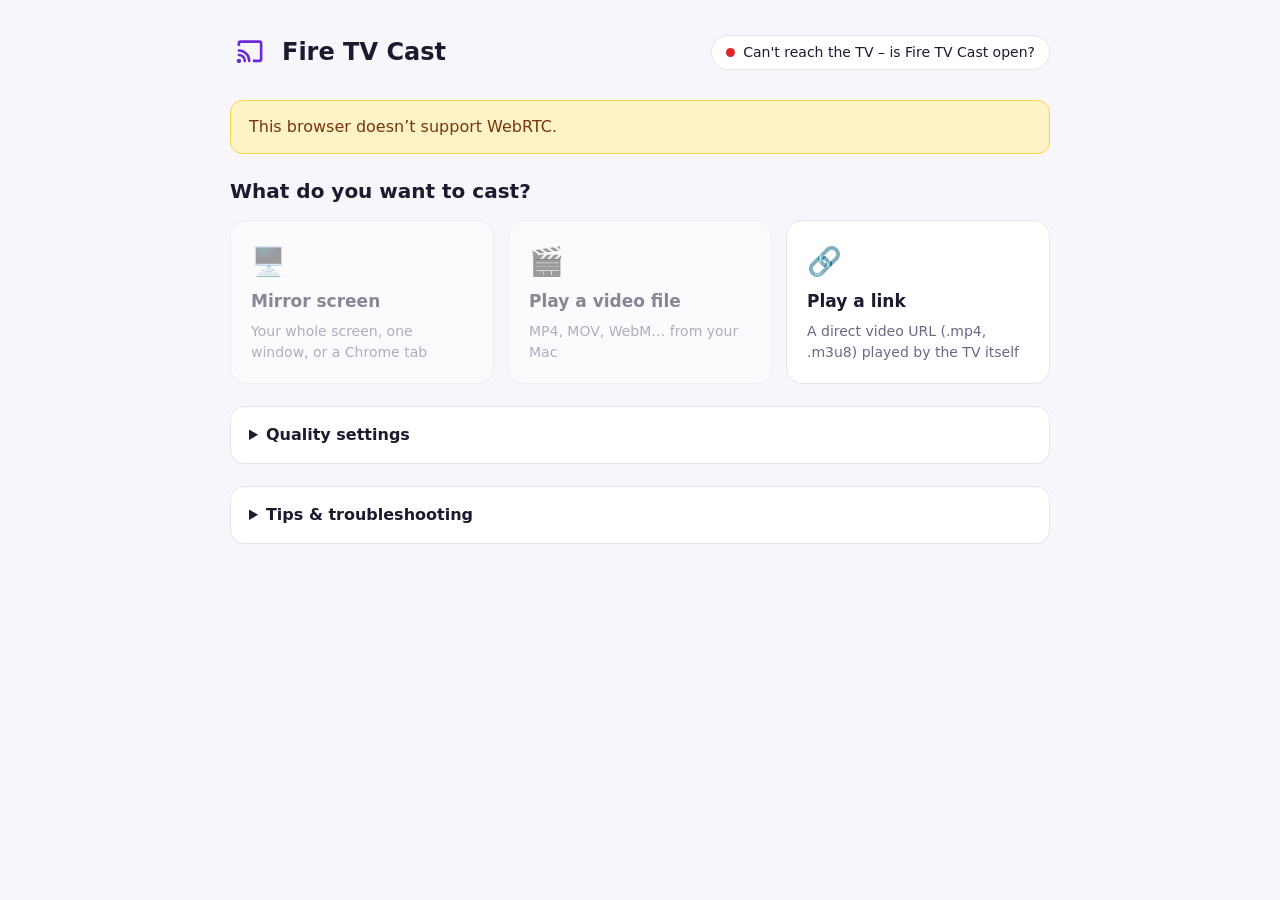
<file: app/src/main/assets/web/index.html>
<!doctype html>
<html lang="en">
<head>
<meta charset="utf-8">
<meta name="viewport" content="width=device-width, initial-scale=1">
<title>Fire TV Cast</title>
<link rel="stylesheet" href="sender.css">
</head>
<body>
<main>
  <header>
    <div class="brand">
      <svg viewBox="0 0 108 108" class="logo" aria-hidden="true">
        <path fill="none" stroke="currentColor" stroke-width="7" d="M24,38 L24,30 Q24,26 28,26 L80,26 Q84,26 84,30 L84,74 Q84,78 80,78 L62,78"/>
        <path fill="none" stroke="currentColor" stroke-width="7" stroke-linecap="round" d="M24,50 A28,28 0 0,1 52,78"/>
        <path fill="none" stroke="currentColor" stroke-width="7" stroke-linecap="round" d="M24,62 A16,16 0 0,1 40,78"/>
        <circle cx="24" cy="78" r="6" fill="currentColor"/>
      </svg>
      <h1>Fire TV Cast</h1>
    </div>
    <span id="tvStatus" class="pill"><i></i><span>Connecting…</span></span>
  </header>

  <div id="warning" class="warning hidden"></div>

  <section id="choose">
    <h2>What do you want to cast?</h2>
    <div class="tiles">
      <button class="tile" id="btnScreen">
        <span class="tile-icon">🖥️</span>
        <span class="tile-title">Mirror screen</span>
        <span class="tile-sub">Your whole screen, one window, or a Chrome tab</span>
      </button>
      <button class="tile" id="btnFile">
        <span class="tile-icon">🎬</span>
        <span class="tile-title">Play a video file</span>
        <span class="tile-sub">MP4, MOV, WebM… from your Mac</span>
      </button>
      <button class="tile" id="btnLink">
        <span class="tile-icon">🔗</span>
        <span class="tile-title">Play a link</span>
        <span class="tile-sub">A direct video URL (.mp4, .m3u8) played by the TV itself</span>
      </button>
    </div>
    <input type="file" id="fileInput" accept="video/*,audio/*,.mkv,.mov,.m4v" hidden>

    <form id="linkForm" class="link-form hidden">
      <input id="linkInput" type="url" placeholder="https://example.com/video.mp4" required>
      <button class="primary" type="submit">Play on TV</button>
    </form>

    <details class="settings" id="settings">
      <summary>Quality settings</summary>
      <div class="grid">
        <label>Resolution
          <select id="optRes">
            <option value="720">720p – smoothest on busy Wi‑Fi</option>
            <option value="1080" selected>1080p – recommended</option>
            <option value="1440">1440p</option>
            <option value="2160">4K – needs strong 5 GHz Wi‑Fi</option>
          </select>
        </label>
        <label>Frame rate
          <select id="optFps">
            <option value="30" selected>30 fps</option>
            <option value="60">60 fps</option>
          </select>
        </label>
        <label>Optimise for
          <select id="optHint">
            <option value="motion" selected>Video &amp; motion</option>
            <option value="detail">Text &amp; sharp detail</option>
          </select>
        </label>
        <label>Video codec
          <select id="optCodec">
            <option value="h264" selected>H.264 (hardware, recommended)</option>
            <option value="vp8">VP8</option>
            <option value="vp9">VP9</option>
            <option value="auto">Browser default</option>
          </select>
        </label>
      </div>
    </details>
  </section>

  <section id="casting" class="hidden">
    <div class="casting-head">
      <div>
        <h2 id="castTitle">Casting</h2>
        <p id="castState" class="muted">Starting…</p>
      </div>
      <button id="btnStop" class="danger">Stop casting</button>
    </div>

    <div id="filePanel" class="hidden">
      <video id="localVideo" controls playsinline></video>
      <label class="check"><input type="checkbox" id="optLocalSound"> Also play sound on this Mac</label>
    </div>

    <div id="linkPanel" class="hidden">
      <div class="progress"><div id="linkBar"></div></div>
      <div class="link-controls">
        <button data-act="back">−10s</button>
        <button data-act="toggle" id="linkToggle">Pause</button>
        <button data-act="fwd">+30s</button>
        <span id="linkTime" class="muted">0:00 / 0:00</span>
      </div>
    </div>

    <pre id="senderStats" class="stats"></pre>
  </section>

  <details class="help">
    <summary>Tips &amp; troubleshooting</summary>
    <ul>
      <li><b>Sound when mirroring:</b> when sharing a Chrome <i>tab</i>, keep “Also share tab audio” on. For the whole screen, turn on “Also share system audio” (macOS 14.2+ and a recent Chrome).</li>
      <li><b>Best for movies:</b> use <i>Play a video file</i> – it streams the file itself rather than a picture of your screen.</li>
      <li><b>Choppy?</b> Pick 720p, put the Mac and TV on the same 5 GHz Wi‑Fi, or move closer to the router.</li>
      <li><b>“Connection isn’t private” warning:</b> expected – the TV makes its own certificate. Click Advanced → Proceed.</li>
      <li><b>Mac asks to “find devices on your local network”:</b> click Allow (System Settings → Privacy &amp; Security → Local Network → Google Chrome).</li>
      <li>Press <b>Back</b> on the Fire TV remote to stop. <b>Menu (☰)</b> shows stream stats on the TV.</li>
    </ul>
  </details>
</main>
<script src="sender.js"></script>
</body>
</html>
</file>
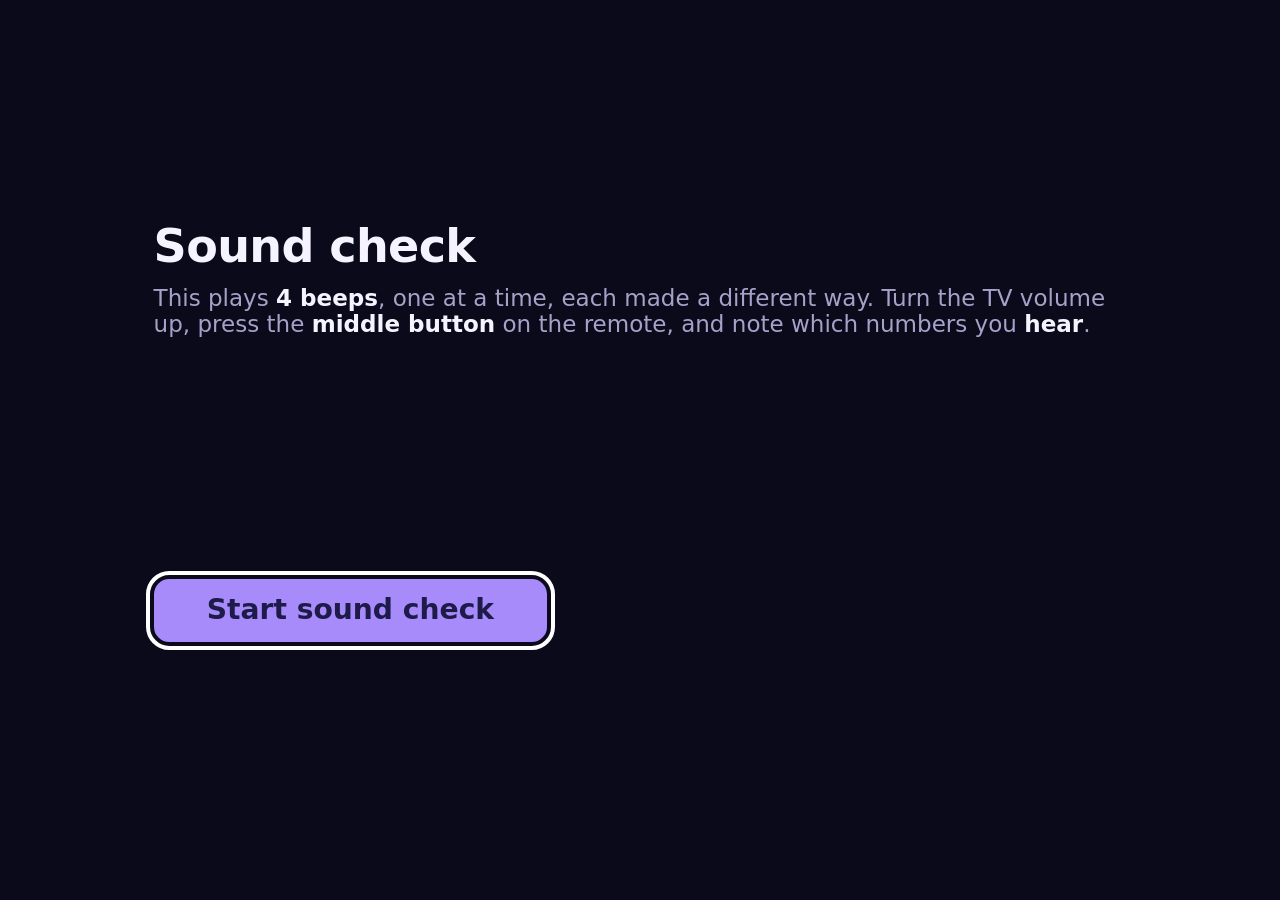
<file: mac-helper/web/soundcheck.html>
<!doctype html>
<html lang="en">
<head>
<meta charset="utf-8">
<meta name="viewport" content="width=device-width, initial-scale=1">
<title>Fire TV Cast – Sound check</title>
<link rel="stylesheet" href="tv.css">
<style>
  .sc { position: fixed; inset: 0; background: var(--bg); display: flex; align-items: center; justify-content: center; }
  .sc-inner { width: 76vw; }
  .sc h1 { font-size: 3.6vw; margin: 0 0 1vw; }
  .sc .big { font-size: 9vw; font-weight: 700; color: var(--accent); margin: 1vw 0; min-height: 1.2em; }
  .sc .what { font-size: 2.2vw; color: var(--fg); min-height: 1.4em; }
  .sc .lead { font-size: 1.8vw; }
  .sc .btns { display: flex; gap: 2vw; margin-top: 2vw; }
  .sc pre { font: 1.1vw/1.5 ui-monospace, "Roboto Mono", monospace; color: var(--muted); white-space: pre-wrap; margin-top: 2vw; max-height: 22vh; overflow: hidden; }
</style>
</head>
<body>
<div class="sc">
  <div class="sc-inner">
    <h1>Sound check</h1>
    <p class="lead" id="intro">This plays <b>4 beeps</b>, one at a time, each made a different way. Turn the TV volume up, press the <b>middle button</b> on the remote, and note which numbers you <b>hear</b>.</p>
    <div class="big" id="big"></div>
    <div class="what" id="what"></div>
    <div class="btns">
      <button id="go" class="start" autofocus>Start sound check</button>
      <button id="back" class="start hidden">Back to casting</button>
    </div>
    <pre id="log"></pre>
  </div>
</div>
<script src="soundcheck.js"></script>
</body>
</html>
</file>
<file: app/src/main/assets/web/sender.css>
:root {
  --bg: #f7f6fb;
  --card: #ffffff;
  --fg: #1c1a2e;
  --muted: #6b6785;
  --line: #e6e3f0;
  --accent: #6d28d9;
  --accent-soft: #ede9fe;
  --danger: #dc2626;
  --ok: #16a34a;
  --warn: #d97706;
}
@media (prefers-color-scheme: dark) {
  :root {
    --bg: #0e0d18; --card: #181628; --fg: #f1effa; --muted: #a09cbc;
    --line: #2a2740; --accent: #a78bfa; --accent-soft: #2a2148;
  }
}
* { box-sizing: border-box; }
body {
  margin: 0; background: var(--bg); color: var(--fg);
  font: 16px/1.5 -apple-system, BlinkMacSystemFont, "Segoe UI", system-ui, sans-serif;
}
main { max-width: 860px; margin: 0 auto; padding: 32px 20px 60px; }
header { display: flex; align-items: center; justify-content: space-between; gap: 16px; margin-bottom: 28px; }
.brand { display: flex; align-items: center; gap: 12px; color: var(--accent); }
.brand h1 { font-size: 24px; margin: 0; color: var(--fg); }
.logo { width: 40px; height: 40px; }
h2 { font-size: 20px; margin: 0 0 14px; }
.muted { color: var(--muted); margin: 0; }
.hidden { display: none !important; }

.pill {
  display: inline-flex; align-items: center; gap: 8px; white-space: nowrap;
  padding: 6px 14px; border-radius: 999px; background: var(--card); border: 1px solid var(--line);
  font-size: 14px; font-weight: 500;
}
.pill i { width: 9px; height: 9px; border-radius: 50%; background: var(--muted); }
.pill.ok i { background: var(--ok); box-shadow: 0 0 0 3px rgba(22,163,74,.2); }
.pill.warn i { background: var(--warn); }
.pill.bad i { background: var(--danger); }

.warning {
  background: #fef3c7; color: #78350f; border: 1px solid #fcd34d;
  padding: 14px 18px; border-radius: 12px; margin-bottom: 22px;
}

.tiles { display: grid; grid-template-columns: repeat(3, 1fr); gap: 14px; }
@media (max-width: 680px) { .tiles { grid-template-columns: 1fr; } }
.tile {
  display: flex; flex-direction: column; align-items: flex-start; gap: 6px; text-align: left;
  padding: 20px; border-radius: 16px; border: 1px solid var(--line); background: var(--card);
  color: var(--fg); font: inherit; cursor: pointer; transition: transform .12s, border-color .12s, box-shadow .12s;
}
.tile:hover:not(:disabled) { transform: translateY(-2px); border-color: var(--accent); box-shadow: 0 8px 24px rgba(109,40,217,.12); }
.tile:disabled { opacity: .5; cursor: not-allowed; }
.tile-icon { font-size: 28px; }
.tile-title { font-weight: 600; font-size: 17px; }
.tile-sub { color: var(--muted); font-size: 14px; }

button { font: inherit; }
.primary, .danger, .link-controls button {
  border: 0; border-radius: 10px; padding: 10px 18px; font-weight: 600; cursor: pointer;
}
.primary { background: var(--accent); color: #fff; }
.danger { background: var(--danger); color: #fff; }
.link-controls button { background: var(--accent-soft); color: var(--fg); }

.link-form { display: flex; gap: 10px; margin-top: 14px; }
.link-form input {
  flex: 1; min-width: 0; padding: 10px 14px; border-radius: 10px; border: 1px solid var(--line);
  background: var(--card); color: var(--fg); font: inherit;
}

.settings, .help {
  margin-top: 22px; background: var(--card); border: 1px solid var(--line); border-radius: 14px; padding: 4px 18px;
}
.settings summary, .help summary { cursor: pointer; padding: 12px 0; font-weight: 600; }
.grid { display: grid; grid-template-columns: repeat(2, 1fr); gap: 14px; padding-bottom: 16px; }
@media (max-width: 600px) { .grid { grid-template-columns: 1fr; } }
.grid label { display: flex; flex-direction: column; gap: 6px; font-size: 14px; color: var(--muted); }
select {
  font: inherit; color: var(--fg); background: var(--bg); border: 1px solid var(--line);
  border-radius: 8px; padding: 8px 10px;
}
.help ul { padding-left: 20px; margin: 0 0 14px; color: var(--muted); }
.help li { margin-bottom: 8px; }
.help b { color: var(--fg); }

#casting {
  background: var(--card); border: 1px solid var(--line); border-radius: 16px; padding: 22px;
}
.casting-head { display: flex; align-items: flex-start; justify-content: space-between; gap: 16px; margin-bottom: 16px; }
.casting-head h2 { margin: 0 0 2px; }
#localVideo { width: 100%; max-height: 420px; background: #000; border-radius: 12px; }
.check { display: flex; align-items: center; gap: 8px; margin-top: 10px; color: var(--muted); font-size: 14px; }
.progress { height: 6px; border-radius: 3px; background: var(--line); overflow: hidden; margin: 6px 0 14px; }
#linkBar { height: 100%; width: 0; background: var(--accent); transition: width .5s linear; }
.link-controls { display: flex; align-items: center; gap: 10px; flex-wrap: wrap; }
.stats {
  margin: 16px 0 0; padding: 12px 14px; border-radius: 10px; background: var(--bg);
  font: 13px/1.5 ui-monospace, SFMono-Regular, Menlo, monospace; color: var(--muted); white-space: pre-wrap;
}
.stats:empty { display: none; }
</file>
<file: mac-helper/web/tv.css>
:root {
  --bg: #0b0a1a;
  --fg: #f5f3ff;
  --muted: #a5a1c9;
  --accent: #a78bfa;
  --panel: rgba(255, 255, 255, 0.06);
}
* { box-sizing: border-box; }
html, body {
  margin: 0; height: 100%; overflow: hidden;
  background: #000; color: var(--fg);
  font-family: system-ui, -apple-system, "Roboto", "Segoe UI", sans-serif;
}
.hidden { display: none !important; }
.screen { position: fixed; inset: 0; }

#idle { background: var(--bg); display: flex; align-items: center; justify-content: center; }
.glow {
  position: absolute; inset: -20%;
  background:
    radial-gradient(40% 40% at 20% 30%, rgba(124, 58, 237, 0.35), transparent 70%),
    radial-gradient(35% 35% at 80% 75%, rgba(37, 99, 235, 0.25), transparent 70%);
}
.idle-inner { position: relative; width: 72vw; }
.brand { display: flex; align-items: center; gap: 1vw; font-size: 1.9vw; font-weight: 600; color: var(--accent); }
.logo { width: 3.4vw; height: 3.4vw; }
h1 { font-size: 4.6vw; margin: 1.6vw 0 0.6vw; letter-spacing: -0.05vw; }
.lead { font-size: 2vw; color: var(--muted); margin: 0 0 2vw; }
.lead b { color: var(--fg); }
.start {
  font-family: inherit; font-weight: 600; font-size: 2.2vw; line-height: 1;
  padding: 1.2vw 4vw; border-radius: 1.2vw; border: 0.2vw solid var(--accent);
  background: var(--accent); color: #1e1b4b; cursor: pointer;
}
.start:focus { outline: 0.35vw solid #fff; outline-offset: 0.35vw; }
.status { font-size: 1.6vw; color: var(--muted); margin-top: 2vw; }
.status.ok::before { content: "● "; color: #4ade80; }
.note { font-size: 1.5vw; color: #fbbf24; min-height: 1em; }
.footer {
  position: absolute; left: 3vw; right: 3vw; bottom: 2vw;
  display: flex; justify-content: space-between; font-size: 1.1vw; color: rgba(255,255,255,0.35);
}

#cast { background: #000; }
#video { width: 100%; height: 100%; object-fit: contain; background: #000; }

.spinner { position: absolute; inset: 0; display: flex; align-items: center; justify-content: center; }
.spinner div {
  width: 5vw; height: 5vw; border-radius: 50%;
  border: 0.45vw solid rgba(255,255,255,0.15); border-top-color: var(--accent);
  animation: spin 1s linear infinite;
}
@keyframes spin { to { transform: rotate(360deg); } }

.toast {
  position: fixed; left: 50%; bottom: 4vw; transform: translateX(-50%);
  background: rgba(20, 18, 40, 0.92); color: var(--fg);
  font-size: 1.6vw; padding: 1vw 2vw; border-radius: 1vw;
  border: 1px solid rgba(255,255,255,0.12);
  max-width: 80vw; text-align: center;
}
.stats {
  position: fixed; top: 1.6vw; left: 1.6vw; margin: 0;
  background: rgba(0,0,0,0.7); color: #d1fae5;
  font: 1.15vw/1.45 ui-monospace, "Roboto Mono", monospace;
  padding: 0.8vw 1.2vw; border-radius: 0.6vw;
}

.sound-btn {
  position: absolute; left: 50%; bottom: 6vw; transform: translateX(-50%);
  font-family: inherit; font-weight: 600; font-size: 2vw; line-height: 1;
  padding: 1.3vw 3vw; border-radius: 1.2vw; border: 0;
  background: var(--accent); color: #1e1b4b; cursor: pointer;
  box-shadow: 0 1vw 3vw rgba(0,0,0,0.6);
}
.sound-btn:focus { outline: 0.35vw solid #fff; outline-offset: 0.35vw; }
</file>
